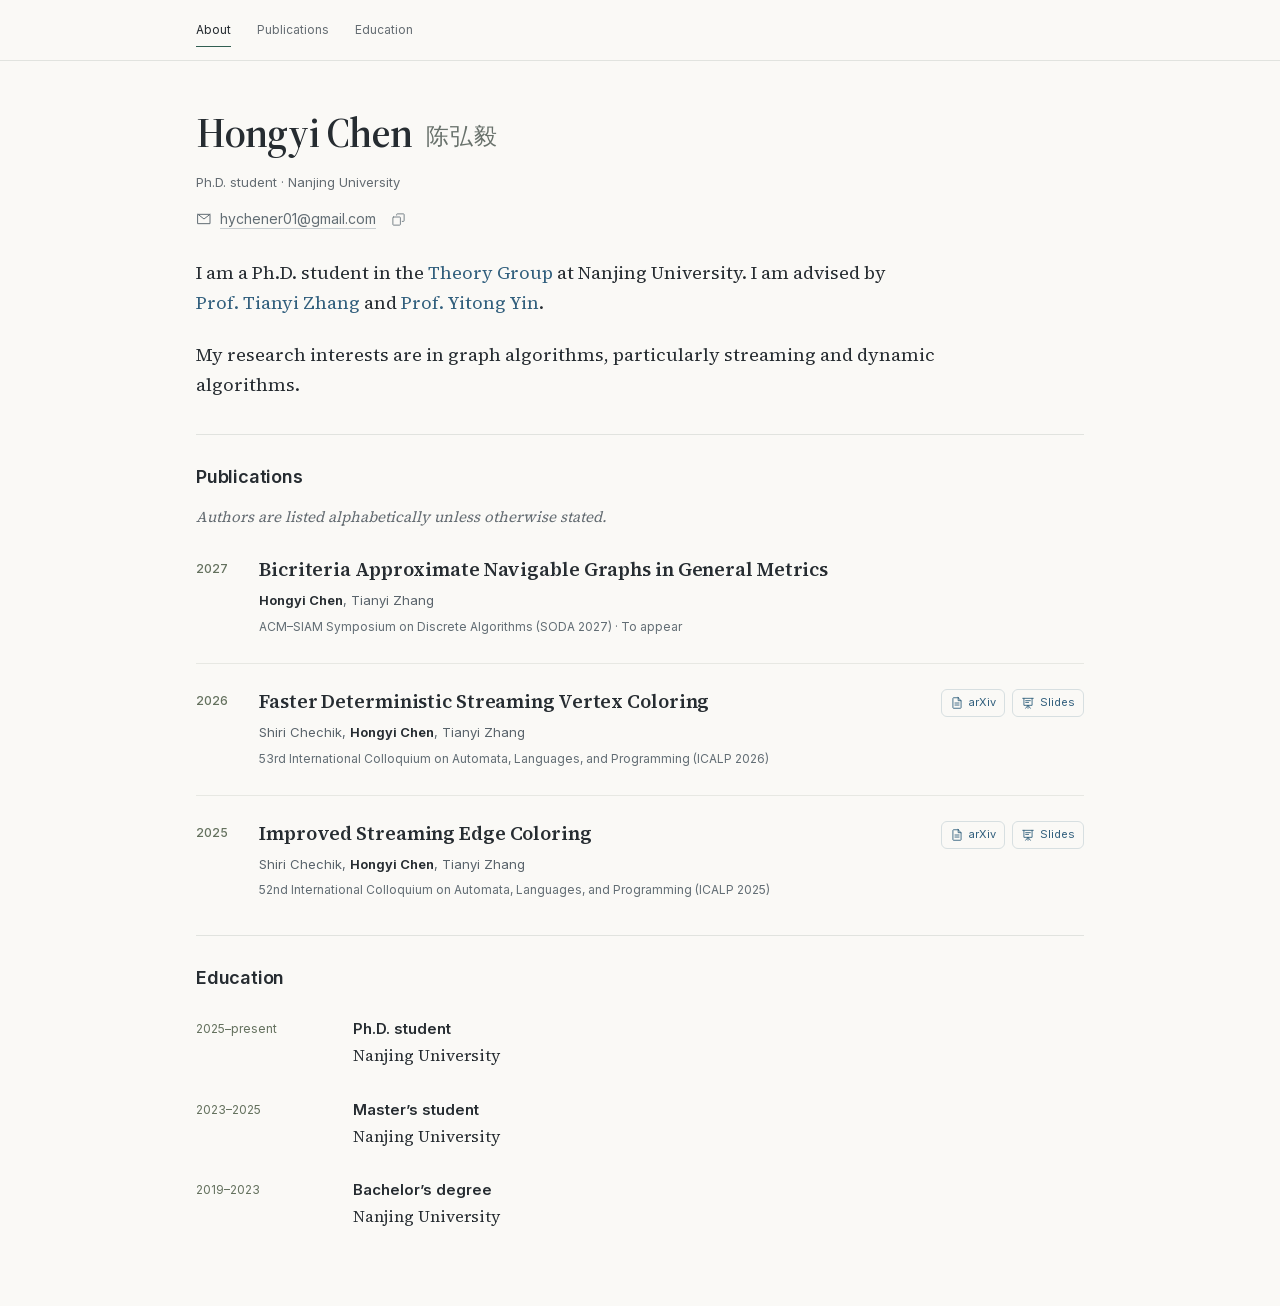
<file: index.html>
<!doctype html>
<html lang="en">
<head>
  <meta charset="utf-8">
  <meta name="viewport" content="width=device-width, initial-scale=1">
  <meta name="description" content="Hongyi Chen (陈弘毅), Nanjing University. Research in theoretical computer science, graph algorithms, streaming algorithms, and dynamic algorithms.">
  <meta name="theme-color" content="#faf9f6">
  <title>Hongyi Chen · Academic Homepage</title>
  <link rel="icon" href="favicon.svg" type="image/svg+xml">
  <link rel="preload" href="fonts/source-serif-4-normal-400_700-latin.woff2" as="font" type="font/woff2" crossorigin>
  <link rel="preload" href="fonts/inter-normal-400_700-latin.woff2" as="font" type="font/woff2" crossorigin>
  <link rel="stylesheet" href="style.css">
  <script src="profile.js" defer></script>
  <script src="main.js" defer></script>
</head>
<body>
  <a class="skip-link" href="#main">Skip to content</a>
  <header class="site-header">
    <div class="header-inner">
      <nav aria-label="Main navigation">
        <a href="#about" aria-current="location">About</a>
        <a href="#publications">Publications</a>
        <a href="#education">Education</a>
      </nav>
    </div>
  </header>

  <main id="main" class="page">
    <section id="about" class="intro section-anchor" aria-labelledby="name-heading">
      <div class="intro-copy">
        <h1 id="name-heading"><span data-name>Hongyi Chen</span><span class="chinese-name" data-chinese-name>陈弘毅</span></h1>
        <p class="position" data-profile="position">Ph.D. student · Nanjing University</p>
        <div class="intro-contact">
          <div class="email-row">
            <span class="email-icon" aria-hidden="true"></span>
            <a id="email-link" href="mailto:hychener01@gmail.com">hychener01@gmail.com</a>
            <button id="email-copy" class="email-copy" type="button" aria-label="Copy email address" title="Copy email address" hidden><span class="copy-feedback" aria-hidden="true">Copied</span></button>
            <span id="email-status" class="sr-only" role="status" aria-live="polite"></span>
          </div>
        </div>
        <p class="bio" data-profile="bio">I am a Ph.D. student in the <a href="https://tcs.nju.edu.cn/" target="_blank" rel="noopener noreferrer">Theory Group</a> at Nanjing University. I am advised by <a href="https://cs.nju.edu.cn/zhangty/" target="_blank" rel="noopener noreferrer">Prof. Tianyi Zhang</a> and <a href="https://tcs.nju.edu.cn/yinyt/" target="_blank" rel="noopener noreferrer">Prof. Yitong Yin</a>.</p>
        <p class="bio research-summary" data-profile="researchIntro">My research interests are in graph algorithms, particularly streaming and dynamic algorithms.</p>
      </div>
    </section>

    <section id="publications" class="content-section section-anchor" aria-labelledby="publications-heading">
      <div class="section-heading"><h2 id="publications-heading">Publications</h2></div>
      <p class="author-note"><em>Authors are listed alphabetically unless otherwise stated.</em></p>
      <div id="publication-list"></div>
    </section>

    <section id="education" class="content-section section-anchor" aria-labelledby="education-heading">
      <div class="section-heading"><h2 id="education-heading">Education</h2></div>
      <div id="education-list"></div>
    </section>
  </main>
  <noscript><p class="noscript-note">Please enable JavaScript to view publications and education details.</p></noscript>
</body>
</html>
</file>
<file: style.css>
@font-face{font-family:"Source Serif 4";font-style:normal;font-weight:400 700;font-display:swap;src:url("fonts/source-serif-4-normal-400_700-latin.woff2") format("woff2")}
@font-face{font-family:"Source Serif 4 Display";font-style:normal;font-weight:600 700;font-display:swap;src:url("fonts/source-serif-4-display-600_700-latin.woff2") format("woff2")}
@font-face{font-family:Inter;font-style:normal;font-weight:400 700;font-display:swap;src:url("fonts/inter-normal-400_700-latin.woff2") format("woff2")}
:root{color-scheme:light;--paper:#faf9f6;--ink:#262c31;--muted:#646c72;--line:#e1e3df;--blue:#315f7d;--green:#315e52;--sans:Inter,-apple-system,BlinkMacSystemFont,"Segoe UI","PingFang SC","Microsoft YaHei",sans-serif;--serif:"Source Serif 4",Georgia,"Songti SC",SimSun,serif}
*{box-sizing:border-box}html{scroll-behavior:smooth;scroll-padding-top:80px}body{margin:0;background:var(--paper);color:var(--ink);font:17px/1.65 var(--serif);-webkit-font-smoothing:antialiased}a{color:var(--blue);text-decoration:none;text-underline-offset:4px}a:hover{text-decoration:underline}button{font:inherit}a:focus-visible,button:focus-visible,summary:focus-visible{outline:2px solid var(--blue);outline-offset:4px}.skip-link{position:fixed;top:-80px;left:20px;padding:8px 16px;z-index:6;background:var(--ink);color:white}.skip-link:focus{top:12px}.site-header{border-bottom:1px solid var(--line);background:rgba(250,249,246,.98);position:sticky;top:0;z-index:5;font-family:var(--sans)}.header-inner{max-width:1000px;margin:auto;min-height:60px;display:flex;align-items:center;padding:0 56px}nav{display:flex;gap:26px;margin:0}nav a{font-size:12px;color:var(--muted);position:relative;padding:18px 0}nav a:hover,nav a[aria-current]{color:var(--ink);text-decoration:none}nav a[aria-current]:after{content:"";position:absolute;bottom:11px;left:0;right:0;height:1px;background:var(--green)}.page{max-width:1000px;margin:0 auto;padding:0 56px}.section-anchor{scroll-margin-top:15px}.intro{padding:46px 0 35px}h1{font-family:"Source Serif 4 Display",var(--serif);font-weight:600;font-size:42px;line-height:1.2;letter-spacing:-.9px;margin:0 0 14px}.chinese-name{display:inline-block;font-family:"Songti SC",SimSun,serif;font-weight:400;font-size:23px;color:#68716b;letter-spacing:1px;margin-left:14px;vertical-align:middle}.position{font:400 13px/1.7 var(--sans);color:var(--muted);margin:0 0 24px}.bio{font-size:18px;line-height:1.65;margin:0 0 22px;max-width:760px}.intro-contact{font:400 12px/1.9 var(--sans);display:flex;flex-direction:column;align-items:flex-start;gap:7px}.content-section{border-top:1px solid var(--line);padding:29px 0 34px}.section-heading{display:flex;justify-content:space-between;align-items:center;gap:20px;margin-bottom:18px}h2{font:600 18px/1.4 var(--sans);letter-spacing:-.2px;margin:0}.section-intro{font-size:18px;line-height:1.65;margin:0 0 18px;max-width:730px}.author-note{font-size:15px;color:var(--muted);margin:-2px 0 27px;line-height:1.6}.publication{display:grid;grid-template-columns:45px minmax(0,1fr) auto;gap:18px;padding-bottom:26px;position:relative}.publication+.publication{padding-top:24px;border-top:1px solid #e7e8e3}.publication:last-child{padding-bottom:0}.pub-year{font:500 12px/1.8 var(--sans);color:#64715e;padding-top:2px}.pub-title{font:600 19px/1.42 var(--serif);margin:0 0 7px;letter-spacing:-.1px;max-width:680px}.pub-authors{font:400 13px/1.65 var(--sans);margin:0;color:#59636b}.pub-authors strong{font-weight:650;color:var(--ink)}.pub-venue{font:400 12px/1.7 var(--sans);color:#626d74;margin:5px 0 0;max-width:660px}.education-item{display:grid;grid-template-columns:136px minmax(0,1fr);gap:21px;padding:9px 0 20px}.education-item:last-child{padding-bottom:0}.education-year{font:400 12px/1.8 var(--sans);color:#64715e;padding-top:1px}.education-degree{font:600 15px/1.6 var(--sans);margin:0 0 2px}.education-institution{font-size:16px;line-height:1.6;margin:0}.education-note{font:400 12px/1.7 var(--sans);color:var(--muted);margin:5px 0 0}.empty-publications,.noscript-note{font:14px/1.6 var(--sans);color:var(--muted)}.noscript-note{padding:20px;text-align:center}::selection{background:#dfe7d8}
@media(min-width:1500px){.page{padding-top:12px}.intro{padding-top:80px;padding-bottom:63px}}
@media(max-width:850px){.header-inner{padding:0 36px}nav{gap:18px}.page{padding:0 36px}.intro{padding-top:48px}h1{font-size:38px}.chinese-name{display:block;margin:9px 0 0;font-size:22px}.bio{font-size:17px}}
@media(max-width:600px){html{scroll-padding-top:80px}.header-inner{padding:0 24px;min-height:58px}nav{margin:0;gap:26px;width:auto}nav a{font-size:11px;padding:12px 0 13px}nav a[aria-current]:after{bottom:8px}.page{padding:0 24px}.intro{display:block;padding:39px 0 34px}h1{font-size:37px}.chinese-name{display:inline-block;margin:0 0 0 11px;font-size:21px}.position{font-size:12px;margin-bottom:20px}.bio,.section-intro{font-size:17px;line-height:1.65}.content-section{padding:25px 0 30px}.section-heading{margin-bottom:11px}h2{font-size:17px}.author-note{font-size:14px;margin-bottom:24px}.publication{grid-template-columns:34px minmax(0,1fr);gap:11px}.pub-year{font-size:10px;padding-top:3px}.pub-title{font-size:17px}.pub-authors{font-size:12px}.pub-venue{font-size:11px}.education-item{grid-template-columns:90px minmax(0,1fr);gap:17px}.education-year{font-size:10px;padding-top:3px}.education-degree{font-size:13px}.education-institution{font-size:15px}.education-note{font-size:11px}}
@media(max-width:365px){.page{padding:0 19px}.chinese-name{display:block;margin:8px 0 0}.publication{grid-template-columns:31px minmax(0,1fr);gap:8px}}
@media(prefers-reduced-motion:reduce){html{scroll-behavior:auto}}

.page{padding-bottom:42px}.advisor-link{white-space:nowrap}.publication.no-resources{grid-template-columns:45px minmax(0,1fr)}
.pub-resource-links{display:flex;align-items:center;gap:7px;align-self:start;padding-top:1px;font-family:var(--sans)}
.resource-link{display:inline-flex;align-items:center;justify-content:center;gap:5px;border:1px solid #d7dfe1;border-radius:6px;padding:5px 8px;color:var(--blue);font-size:11px;line-height:1.45;white-space:nowrap;background:transparent}
.resource-link svg{width:14px;height:14px;flex:none}.resource-link:hover{background:#edf1f1;border-color:#a7b8c3;text-decoration:none}
@media(max-width:600px){.publication.no-resources{grid-template-columns:34px minmax(0,1fr)}.pub-resource-links{grid-column:2;justify-self:end;padding:0;margin-top:1px}.resource-link{font-size:11px;padding:5px 8px}.bio{max-width:none}}
@media(max-width:365px){.publication.no-resources{grid-template-columns:31px minmax(0,1fr)}}
@media print{.site-header,.pub-resource-links{display:none}body{background:#fff;color:#000}.page{max-width:none;padding:0}.intro{padding-top:0}.publication,.publication.no-resources{grid-template-columns:45px minmax(0,1fr)}a{color:inherit}.publication,.education-item{break-inside:avoid}}

.research-summary{margin-bottom:0}.position{margin-bottom:12px}.intro-contact{margin-bottom:25px}

.email-row{display:flex;align-items:center;gap:8px;min-height:28px;color:#626d74;font:400 14px/1.45 var(--sans)}
.email-icon{display:inline-flex;align-items:center}.email-icon svg{width:16px;height:16px}
.email-row>a{color:inherit;text-decoration:underline;text-decoration-color:#c6ccd0;text-underline-offset:4px;text-decoration-thickness:1px}.email-row>a:hover{color:var(--blue);text-decoration-color:currentColor}
.email-copy{position:relative;display:inline-flex;align-items:center;justify-content:center;width:27px;height:27px;margin-left:1px;padding:5px;border:0;border-radius:5px;background:transparent;color:#727d84;cursor:pointer}
.email-copy[hidden]{display:none}.email-copy svg{width:15px;height:15px}.email-copy:hover{background:#eaeef0;color:var(--blue)}.email-copy[data-feedback="success"]{color:var(--green)}
.copy-feedback{position:absolute;left:50%;bottom:calc(100% + 5px);transform:translateX(-50%);padding:4px 7px;border-radius:4px;background:#293b44;color:#fff;font-size:10px;white-space:nowrap;opacity:0;pointer-events:none}.email-copy[data-feedback] .copy-feedback{opacity:1}
.sr-only{position:absolute;width:1px;height:1px;padding:0;margin:-1px;overflow:hidden;clip:rect(0,0,0,0);white-space:nowrap;border:0}
@media(max-width:600px){.email-row{font-size:13px}.email-copy{width:32px;height:32px}}
</file>
